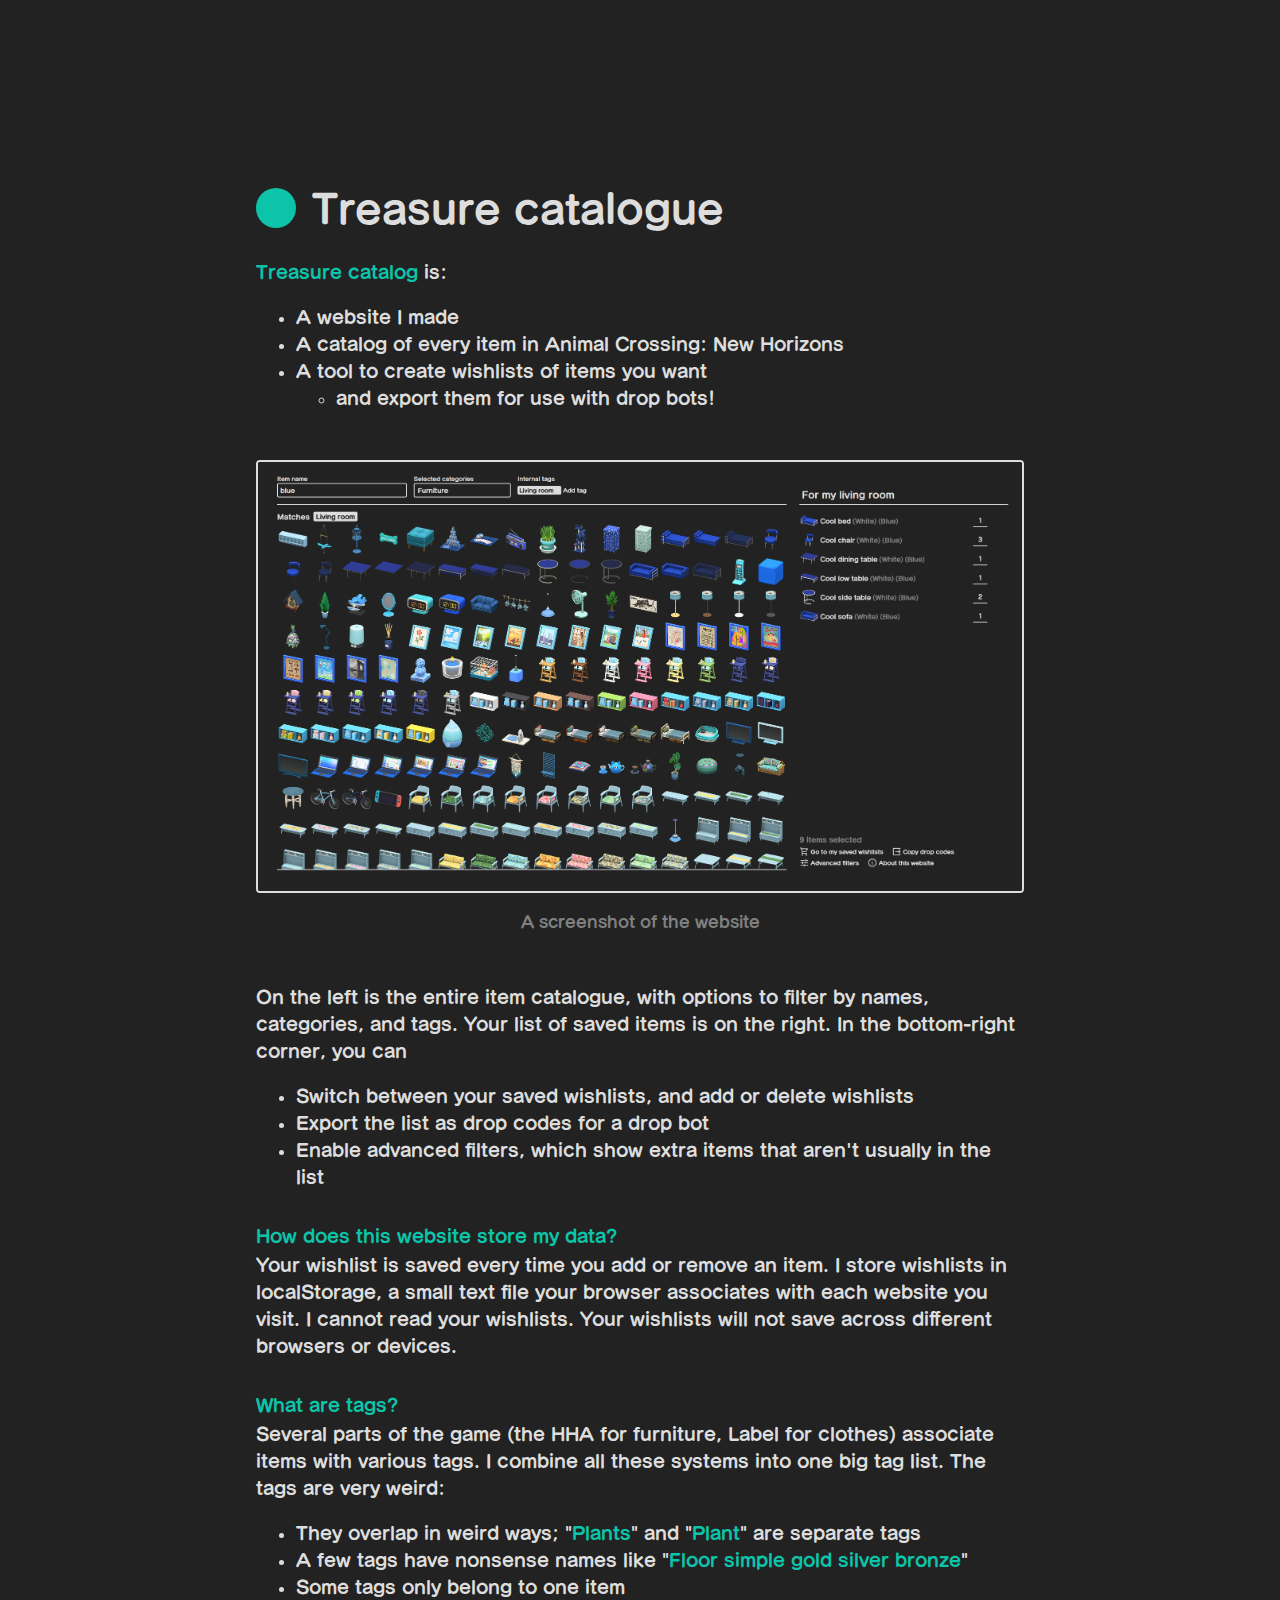
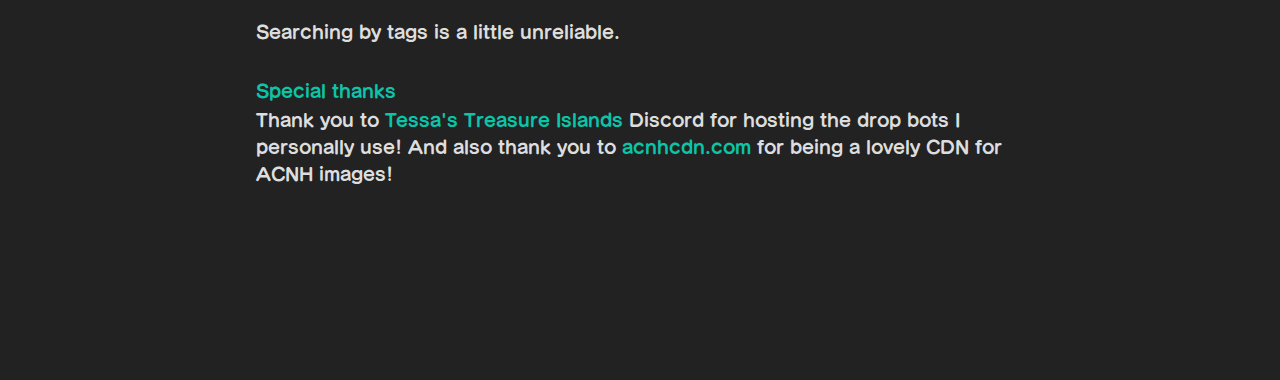
<file: about/index.html>
<!DOCTYPE html>
<html>
<head>
	<link rel="icon" href="../icon.png">
	<title>About Treasure catalog</title>
	<link rel="stylesheet" href="../styles.css">
	<style>
		h1 {
			font-weight: normal;
			font-size: 2.5rem;
		}
		h2 {
			font-weight: normal;
			font-size: inherit;
			color: var(--blue);
			margin-top: 2rem;
			margin-bottom: -1rem;
		}
		
		#logo {
			width: 2.5rem;
			vertical-align: middle;
			transform: translateY(-0.25rem);
			height: 2.5rem;
			display: inline-block;
			background: var(--blue);
			border-radius: 100%;
			user-select: none;
			margin-right: 1rem;
		}
		
		body {
			width: 48rem;
			margin: 12rem auto;
			line-height: 150%;
			overflow-y: scroll;
		}
		
		span {
			color: var(--blue);
		}
		img {
			width: 100%;
			border: solid 2px var(--white);
			box-sizing: border-box;
			border-radius: 0.25rem;
			display: block;
			margin: 1rem 0;
		}
	</style>
</head>
<body>
	<h1><div id="logo">&nbsp;</div>Treasure catalogue</h1>
	<p><span>Treasure catalog</span> is:</p>
	<ul>
		<li>A website I made</li>
		<li>A catalog of every item in Animal Crossing: New Horizons</li>
		<li>A tool to create wishlists of items you want<ul><li>and export them for use with drop bots!</li></ul></li>
	</ul>
	<div style="margin: 3rem 0;">
		<img src="screenshot.png">
		<div style="text-align: center; color: var(--gray); font-size: 1rem;">A screenshot of the website</div>
	</div>
	<p>On the left is the entire item catalogue, with options to filter by names, categories, and tags. Your list of saved items is on the right. In the bottom-right corner, you can</p>
	<ul>
		<li>Switch between your saved wishlists, and add or delete wishlists</li>
		<li>Export the list as drop codes for a drop bot</li>
		<li>Enable advanced filters, which show extra items that aren't usually in the list</li>
	</ul>
	<h2>How does this website store my data?</h2>
	<p>Your wishlist is saved every time you add or remove an item. I store wishlists in localStorage, a small text file your browser associates with each website you visit. I cannot read your wishlists. Your wishlists will not save across different browsers or devices.</p>
	<h2>What are tags?</h2>
	<p>Several parts of the game (the HHA for furniture, Label for clothes) associate items with various tags. I combine all these systems into one big tag list. The tags are very weird:</p>
	<ul>
		<li>They overlap in weird ways; "<span>Plants</span>" and "<span>Plant</span>" are separate tags</li>
		<li>A few tags have nonsense names like "<span>Floor simple gold silver bronze</span>"</li>
		<li>Some tags only belong to one item</li>
	</ul>
	<p>Searching by tags is a little unreliable.</p>
	<h2>Special thanks</h2>
	<p>Thank you to <span>Tessa's Treasure Islands</span> Discord for hosting the drop bots I personally use! And also thank you to <span>acnhcdn.com</span> for being a lovely CDN for ACNH images!</p>
</body>
</html>
</file>
<file: styles.css>
@font-face {
    font-family: Seurat;
    src: url("FOT-Seurat Pro B.otf") format("opentype");
}
:root {
	--black: #222;
	--gray: gray;
	--white: #ddd;
	--blue: #0bc4a9;
	--red: #f9574a;
	--accent: var(--blue);
}
body {
	margin: 0;
	background: var(--black);
	color: var(--white);
	font-family: Seurat, sans-serif;
	font-size: 1.125rem;
	font-weight: normal;
	font-smooth: never;
	overflow: hidden;
	line-height: 100%;
}
::selection {
	background: var(--blue);
	color: var(--black);
}
img {
	margin: 0;
	user-select: none;
	object-fit: contain;
}
main {
	display: grid;
	grid-template-columns: 1fr 33rem;
	margin: 2rem 3rem;
}
hr {
	border: none;
	height: 2px;
	background: var(--white);
	margin: 1.5rem 0;
}
#left {
	grid-column: 1;
	grid-row: 1;
	padding-right: 2rem;
}
#results {
	border-top: solid 2px var(--white);
	border-bottom: solid 2px var(--white);
	margin-top: 1rem;
	padding: 0.25rem 0;
	height: calc(100vh - 17rem);
	overflow-y: scroll;
	box-sizing: border-box;
}
#results img {
	width: 5rem;
	height: 5rem;
}
img[wishlisted="false"] {
	cursor: pointer;
}
img[wishlisted="false"]:hover {
	scale: 1.125;
}
img[wishlisted="false"]:hover, img[advancedfilter] {
	filter:
		drop-shadow(-0.04rem -0.04rem 0 var(--accent))
		drop-shadow(-0.06rem 0 0 var(--accent))
		drop-shadow(-0.04rem 0.04rem 0 var(--accent))
		drop-shadow(0 -0.06rem 0 var(--accent))
		drop-shadow(0 0.06rem 0 var(--accent))
		drop-shadow(0.04rem -0.04rem 0 var(--accent))
		drop-shadow(0.06rem 0 0 var(--accent))
		drop-shadow(0.04rem 0.04rem 0 var(--accent))
	;
}
img[advancedfilter] {
	animation: 1s flash-accent infinite;
}
@keyframes flash-accent {
	from {--accent: var(--white);}
	50% {--accent: var(--blue);}
	to {--accent: var(--white);}
}
img[wishlisted="true"] {
	opacity: 0.333;
}
.results-declaration {
	margin-top: 1rem;
	margin-bottom: 0.5rem;
}
.results-declaration span {
	padding: 0.125rem 0.375rem;
	margin: 0 0.25rem;
	background: var(--white);
	color: var(--black);
	border-radius: 0.25rem;
	vertical-align: bottom;
	font-size: 1rem;
}
#investigate {
	margin-top: 1rem;
	position: relative;
}
#investigate-display {
	width: 8rem;
	height: 8rem;
}
#investigate-info {
	display: inline-block;
	position: absolute;
	top: 50%;
	transform: translateY(-50%);
	margin-left: 1rem;
}
#wishlist-name {
	font-size: 1.5rem;
	margin: 0;
	margin-top: 1.5625rem;
	border: none;
	border-radius: 0;
	border-bottom: solid 2px var(--white);
	padding: none;
	width: 100%;
}
#wishlist-name:focus {
	outline: none;
	border-bottom: solid 2px var(--blue);
}
#wishlist-entries {
	margin-top: 1rem;
	height: calc(100vh - 17.5rem);
	overflow-y: scroll;
}
#wishlist-entries-bottom-message {
	display: block;
	color: var(--gray);
	margin-top: 1rem;
}
.wishlist-entry img {
	vertical-align: middle;
	width: 3rem;
	height: 3rem;
	margin-right: 0.25rem;
}
.wishlist-entry-name {
	vertical-align: middle;
	font-size: 1rem;
	display: inline-block;
	width: 24rem;
}
.wishlist-entry-name b, #investigate-info b {
	font-weight: normal;
	margin-left: 0.25rem;
	color: var(--gray);
}
.wishlist-entry-name i, #investigate-info i {
	font-style: normal;
	color: var(--black);
	margin-right: 0.25rem;
	font-size: 0.75rem;
	background: var(--gray);
	padding: 0 0.25rem;
	border-radius: 0.25rem;
}
.quantity-input {
	padding: none;
	border-radius: none;
	width: 2.25rem;
	padding: 0;
	border-radius: 0;
	border: none;
	border-bottom: solid 2px var(--white);
	text-align: center;
}
#right {
	grid-column: 2;
	grid-row: 1;
}

table {
	border-collapse: collapse;
	margin: 0;
	margin-left: -1px;
}
table th {
	font-weight: normal;
	font-size: 0.875rem;
}
table th, table td {
	text-align: left;
	padding-right: 1rem;
}

input, select, button {
	background: var(--black);
	color: var(--white);
	font-family: inherit;
	font-size: 1rem;
	border: solid 2px var(--white);
	padding: 0 0.375rem;
	margin: 0;
	border-radius: 0.25rem;
	accent-color: var(--accent);
}
#search-parameters td {
	vertical-align: top;
}
#search-parameters-category {
	padding: 0.4375rem 0.5rem;
	border-radius: 0.25rem;
	border: solid 2px var(--white);
	font-size: 1rem;
	user-select: none;
	cursor: pointer;
	width: 14rem;
	overflow: hidden;
	white-space: nowrap;
	text-overflow: ellipsis;
	height: 1.125rem;
}
#search-parameters-category:hover {
	border-color: var(--blue);
}
select option, select optgroup {
	font-family: inherit;
	color: inherit;
}
input:focus, select:focus, button:hover {
	border-color: var(--accent);
	outline: none;
}
button:hover {
	cursor: pointer;
	color: var(--accent);
}
.tag-plate { /* displays active tags */
	display: inline-block;
	margin-right: 0.25rem;
	margin-bottom: 0.25rem;
	background: var(--white);
	color: var(--black);
	font-size: 0.875rem;
	padding: 0.125rem 0.25rem;
	border-radius: 0.25rem;
	cursor: pointer;
	vertical-align: middle;
	transform: translateY(0.125rem);
	user-select: none;
}
.tag-plate.xable::after {
	content: "×";
	padding-left: 0.125rem;
	color: var(--white);
}
.tag-plate.xable:hover::after {
	color: var(--white);
}
.tag-plate.xable:hover {
	background: var(--red);
	color: var(--white);
}
.tag-plate.choosable:hover {
	background: var(--blue);
}
#available-tags { /* list of tags in the tag search modal */
	margin-top: 1rem;
}
.subtle-button {
	font-size: 0.875rem;
	cursor: pointer;
	padding: 0;
	border: none;
	vertical-align: middle;
	background: inherit;
	color: inherit;
}
.subtle-button:hover {
	color: var(--accent);
}
.many-subtle-buttons {
	margin-top: 0.5rem;
	user-select: none;
}
.many-subtle-buttons .subtle-button {
	margin-right: 1rem;
}
.wishlist-entry .delete-entry-button, .modal .close-modal-button {
	font-size: 0.875rem;
	margin: 0;
	cursor: pointer;
	padding: 0;
	border: none;
	color: var(--gray);
	width: 1.5rem;
	height: 1.5rem;
	vertical-align: middle;
	line-height: 1rem;
	text-align: center;
	display: none;
}
.wishlist-entry .delete-entry-button {
	margin-left: 1rem;
}
.wishlist-entry:hover .delete-entry-button, .modal .close-modal-button {
	display: inline-block;
}
.wishlist-entry .delete-entry-button:hover, .modal .close-modal-button:hover {
	background: var(--red);
	color: var(--white);
}
.material-icon { /* used with subtle buttons */
	font-family: "Material Symbols Outlined";
	font-size: 24px;
	vertical-align: bottom;
	margin-right: 0.25rem;
}
.modal .close-modal-button {
	float: right;
	margin-right: -0.75rem;
}

.modal {
	position: fixed;
	background: var(--black);
	border: solid 2px var(--white);
	border-radius: 0.25rem;
	color: var(--white);
	left: 50%;
	top: 50%;
	transform: translate(-50%, -50%);
	padding: 1.5rem 2rem;
	z-index: 5;
	animation: 0.1s enter-transformed;
	outline: solid 3px var(--black);
}
.modal-cover {
	position: fixed;
	left: 0;
	top: 0;
	width: 100vw;
	height: 100vh;
	background: #00000044;
	backdrop-filter: blur(0.125rem);
	z-index: 4;
	animation: 0.1s fadein;
}
.modal-cover-positional {
	background: #00000000;
	backdrop-filter: none;
}
.modal-positional {
	top: 2.5rem;
	left: 0;
	transform: none;
	position: absolute;
	animation: 0.1s enter-untransformed;
}
@keyframes enter-untransformed {
	from {opacity: 0; transform: translateY(-1rem);}
}
@keyframes enter-transformed {
	from {opacity: 0; transform: translate(-50%, -50%) translateY(-1rem);}
}
@keyframes exit-untransformed {
	to {opacity: 0; transform: translateY(-1rem);}
}
@keyframes exit-transformed {
	to {opacity: 0; transform: translate(-50%, -50%) translateY(-1rem);}
}
@keyframes fadeout {
	to {opacity: 0;}
}
@keyframes fadein {
	from {opacity: 0;}
}
.tag-picker {
	display: inline-block;
	font-size: 0.875rem;
	margin-right: 0.5rem;
	cursor: pointer;
}
.tag-picker:hover {
	color: var(--blue);
	text-decoration: underline;
}
.modal input {
	border-color: var(--white);
	color: var(--white);
	background: var(--black);
}
.modal h2 {
	font-weight: normal;
	font-size: 1.25rem;
	margin: 0;
	margin-top: 0.5rem;
}
.modal table {
	margin: 1rem 0;
}
.modal p {
	font-size: 0.875rem;
}
.wishlists-list {
	clear: left;
	margin-top: 2rem;
	width: 100%;
}
.wishlists-list td:nth-child(3) {
	--accent: var(--red);
}
.wishlists-list tr {
	cursor: pointer;
}
.wishlists-list td:first-child {
	border-left: solid 2px var(--white);
	padding-left: 0.5rem;
}
.wishlists-list td:nth-child(2) {
	color: var(--gray);
}
.wishlists-list td:last-child {
	width: 0;
	padding-right: 0;
}
.wishlists-list tr:hover:not(:has(button:hover)) td:first-child {
	color: var(--blue);
	border-left-color: var(--blue);
}
#loading-cover {
	position: fixed;
	width: 100%;
	height: 100%;
	top: 0;
	left: 0;
	background: var(--black);
	color: var(--white);
	user-select: none;
}
#loading-cover > div {
	position: fixed;
	top: 50%;
	left: 50%;
	transform: translate(-50%, -50%);
	text-align: center;
	line-height: 150%;
}
#categories-dropdown {
	width: 42rem;
}
#categories-dropdown > div {
	display: inline-block;
	border: solid 1px white;
}
#categories-dropdown table {
	width: 100%;
}
#categories-dropdown table td {
	padding-right: 2rem;
}
#categories-dropdown table td:last-child {
	padding-right: 0;
}
label {
	font-size: 0.875rem;
	display: block;
	user-select: none;
}
label input {
	margin-right: 0.25rem;
}
</file>
